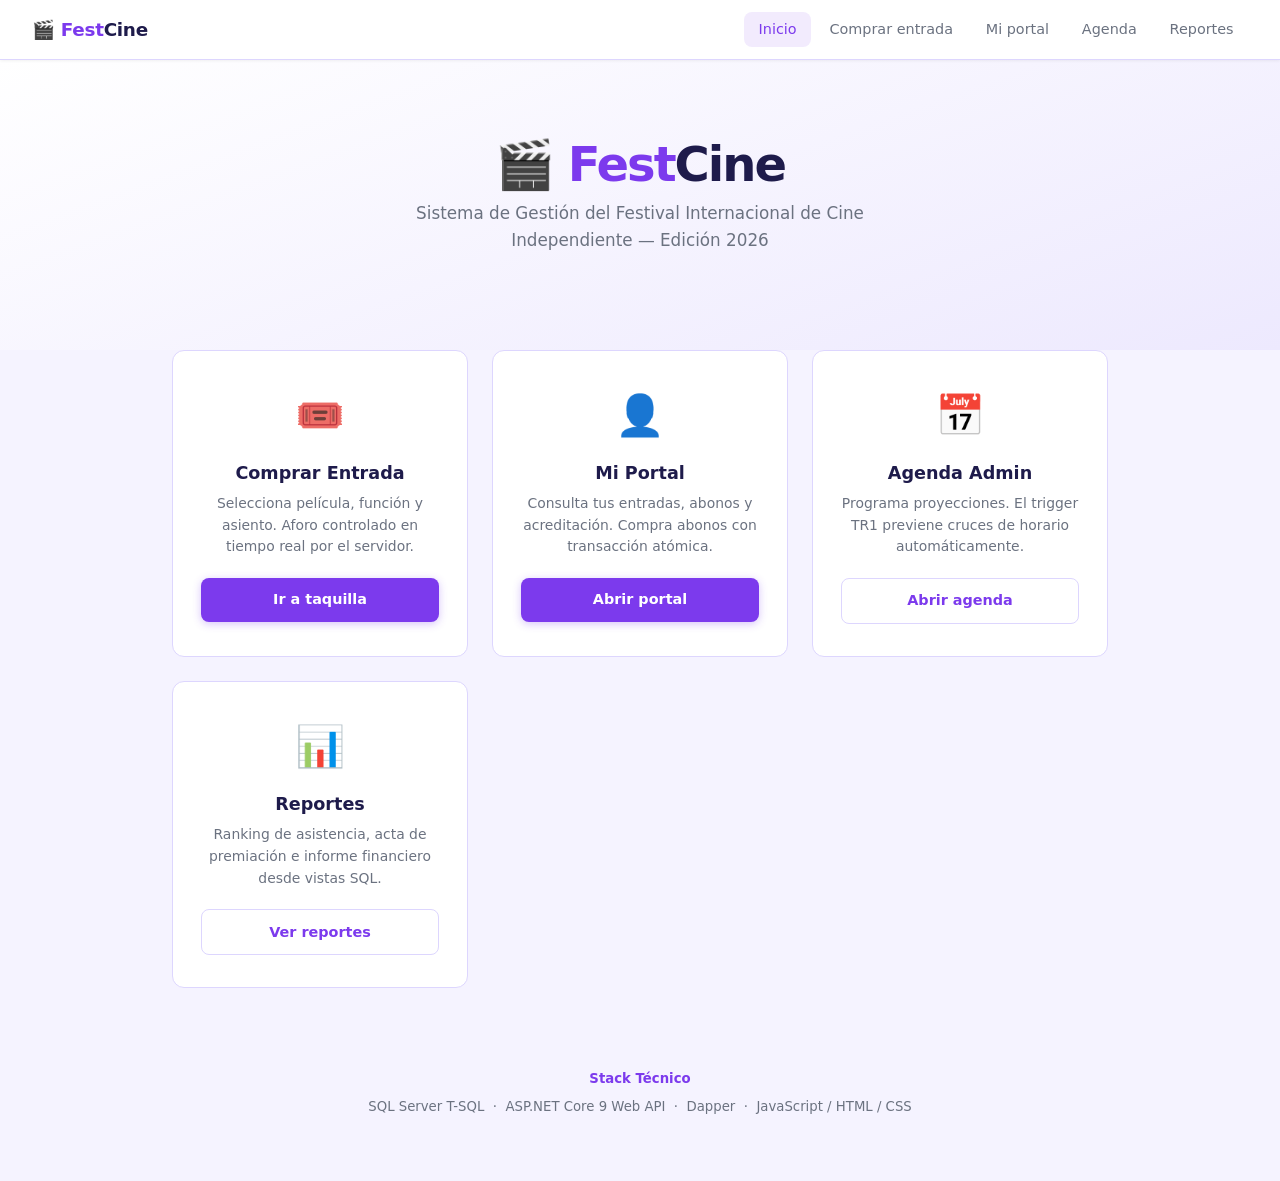
<file: frontend/index.html>
<!DOCTYPE html>
<html lang="es">
<head>
  <meta charset="UTF-8" />
  <meta name="viewport" content="width=device-width, initial-scale=1.0" />
  <title>FestCine 2026 — Sistema de Gestión</title>
  <link rel="stylesheet" href="css/styles.css" />
</head>
<body>

  <nav class="navbar">
    <div class="navbar-brand">🎬 Fest<span>Cine</span></div>
    <div class="nav-links">
      <a class="nav-link active" href="index.html">Inicio</a>
      <a class="nav-link" href="taquilla.html">Comprar entrada</a>
      <a class="nav-link" href="portal.html">Mi portal</a>
      <a class="nav-link" href="agenda.html">Agenda</a>
      <a class="nav-link" href="reportes.html">Reportes</a>
    </div>
  </nav>

  <div class="hero">
    <div class="hero-title">🎬 Fest<span>Cine</span></div>
    <p class="hero-sub">Sistema de Gestión del Festival Internacional de Cine Independiente — Edición 2026</p>
  </div>

  <div class="modules-grid">

    <div class="module-card" onclick="location.href='taquilla.html'">
      <div class="module-icon">🎟️</div>
      <h2>Comprar Entrada</h2>
      <p>Selecciona película, función y asiento. Aforo controlado en tiempo real por el servidor.</p>
      <a href="taquilla.html" class="btn btn-primary">Ir a taquilla</a>
    </div>

    <div class="module-card" onclick="location.href='portal.html'">
      <div class="module-icon">👤</div>
      <h2>Mi Portal</h2>
      <p>Consulta tus entradas, abonos y acreditación. Compra abonos con transacción atómica.</p>
      <a href="portal.html" class="btn btn-primary">Abrir portal</a>
    </div>

    <div class="module-card" onclick="location.href='agenda.html'">
      <div class="module-icon">📅</div>
      <h2>Agenda Admin</h2>
      <p>Programa proyecciones. El trigger TR1 previene cruces de horario automáticamente.</p>
      <a href="agenda.html" class="btn btn-secondary">Abrir agenda</a>
    </div>

    <div class="module-card" onclick="location.href='reportes.html'">
      <div class="module-icon">📊</div>
      <h2>Reportes</h2>
      <p>Ranking de asistencia, acta de premiación e informe financiero desde vistas SQL.</p>
      <a href="reportes.html" class="btn btn-secondary">Ver reportes</a>
    </div>

  </div>

  <div style="text-align:center;padding:0 2rem 4rem;color:var(--text-muted);font-size:.83rem">
    <div style="margin-bottom:.4rem;font-weight:700;color:var(--accent)">Stack Técnico</div>
    SQL Server T-SQL &nbsp;·&nbsp; ASP.NET Core 9 Web API &nbsp;·&nbsp; Dapper &nbsp;·&nbsp; JavaScript / HTML / CSS
  </div>

</body>
</html>
</file>
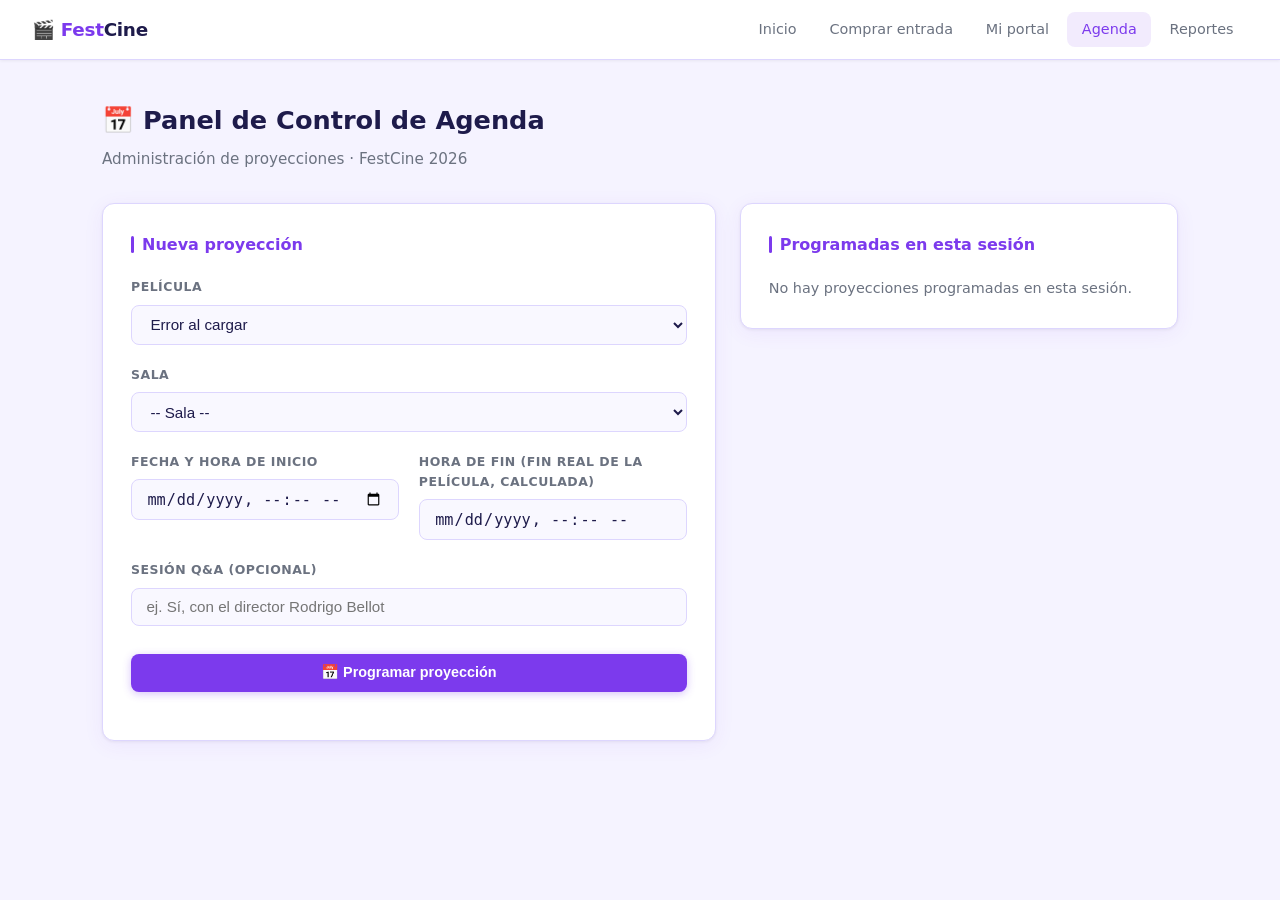
<file: frontend/agenda.html>
<!DOCTYPE html>
<html lang="es">
<head>
  <meta charset="UTF-8" />
  <meta name="viewport" content="width=device-width, initial-scale=1.0" />
  <title>Agenda — FestCine</title>
  <link rel="stylesheet" href="css/styles.css" />
</head>
<body>

  <nav class="navbar">
    <div class="navbar-brand">🎬 Fest<span>Cine</span></div>
    <div class="nav-links">
      <a class="nav-link" href="index.html">Inicio</a>
      <a class="nav-link" href="taquilla.html">Comprar entrada</a>
      <a class="nav-link" href="portal.html">Mi portal</a>
      <a class="nav-link active" href="agenda.html">Agenda</a>
      <a class="nav-link" href="reportes.html">Reportes</a>
    </div>
  </nav>

  <main class="page">
    <h1 class="page-title">📅 Panel de Control de Agenda</h1>
    <p class="page-subtitle">Administración de proyecciones · FestCine 2026</p>

    <div style="display:grid;grid-template-columns:1.4fr 1fr;gap:1.5rem;align-items:start">

      <div class="card">
        <div class="card-title">Nueva proyección</div>

        <form id="form-agenda">
          <div class="form-grid">

            <div class="form-group full">
              <label for="sel-pelicula">Película</label>
              <select id="sel-pelicula"><option value="">Cargando...</option></select>
            </div>

            <div class="form-group full">
              <label for="sel-sala">Sala</label>
              <select id="sel-sala"><option value="">-- Sala --</option></select>
            </div>

            <div class="form-group">
              <label for="inp-inicio">Fecha y hora de inicio</label>
              <input type="datetime-local" id="inp-inicio" />
            </div>

            <div class="form-group">
              <label for="inp-fin">Hora de fin (fin real de la película, calculada)</label>
              <input type="datetime-local" id="inp-fin" readonly />
            </div>

            <div class="form-group full">
              <label for="inp-sesion-qa">Sesión Q&A (opcional)</label>
              <input type="text" id="inp-sesion-qa" placeholder="ej. Sí, con el director Rodrigo Bellot" />
            </div>

            <div class="form-group full" style="margin-top:.5rem">
              <button type="submit" id="btn-programar" class="btn btn-primary" style="width:100%">
                📅 Programar proyección
              </button>
            </div>

          </div>
        </form>

        <div id="area-feedback" style="margin-top:1.25rem"></div>
      </div>

      <div style="display:flex;flex-direction:column;gap:1.5rem">

        <div class="card">
          <div class="card-title">Programadas en esta sesión</div>
          <div id="lista-reciente"></div>
        </div>


      </div>
    </div>

  </main>

  <script src="js/config.js"></script>
  <script src="js/api.js"></script>
  <script src="js/agenda.js"></script>
</body>
</html>
</file>
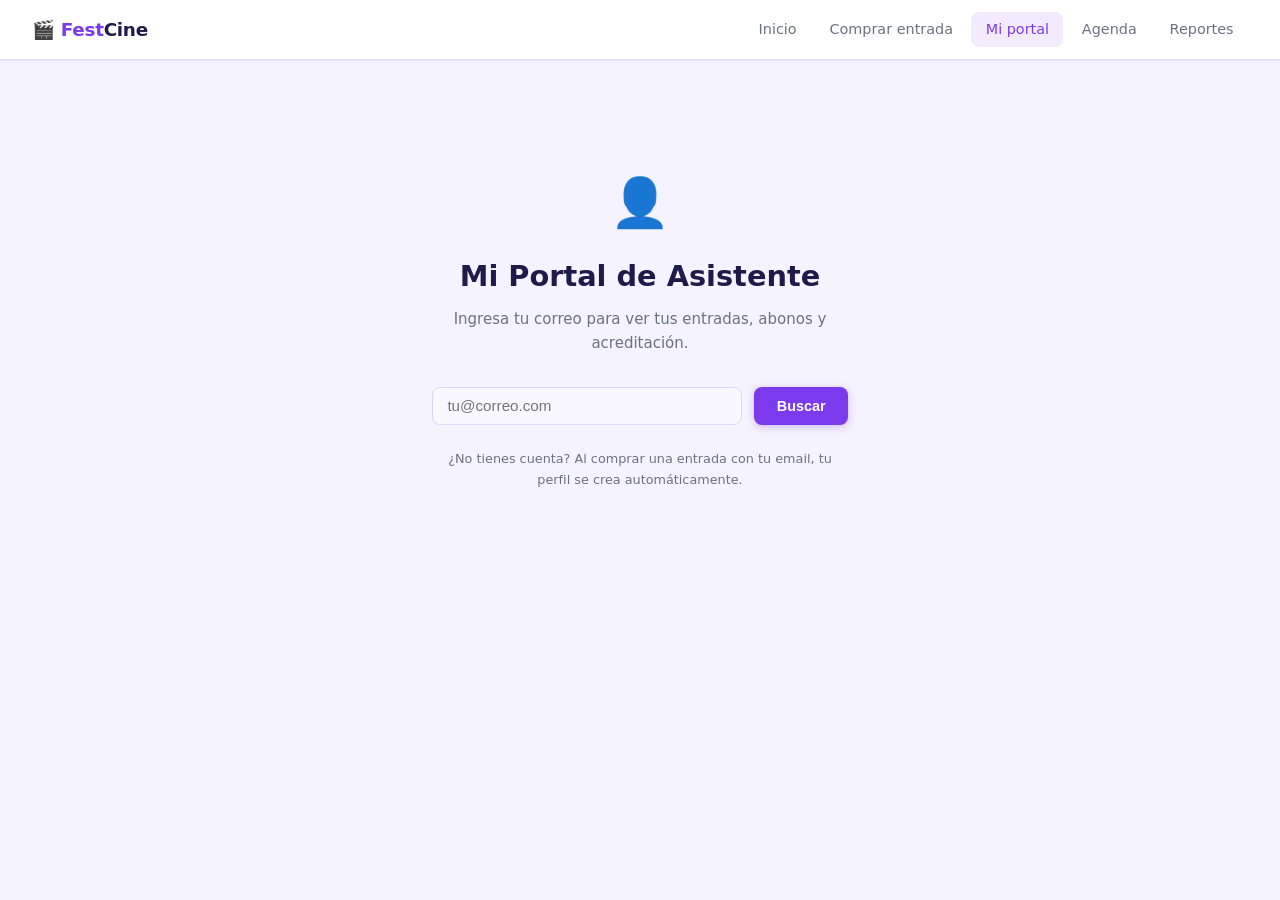
<file: frontend/portal.html>
<!DOCTYPE html>
<html lang="es">
<head>
  <meta charset="UTF-8" />
  <meta name="viewport" content="width=device-width, initial-scale=1.0" />
  <title>Mi Portal — FestCine</title>
  <link rel="stylesheet" href="css/styles.css" />
</head>
<body>

  <nav class="navbar">
    <div class="navbar-brand">🎬 Fest<span>Cine</span></div>
    <div class="nav-links">
      <a class="nav-link" href="index.html">Inicio</a>
      <a class="nav-link" href="taquilla.html">Comprar entrada</a>
      <a class="nav-link active" href="portal.html">Mi portal</a>
      <a class="nav-link" href="agenda.html">Agenda</a>
      <a class="nav-link" href="reportes.html">Reportes</a>
    </div>
  </nav>

  <main class="page">

    <!-- ── Lookup de cuenta ── -->
    <div id="portal-lookup" class="portal-lookup">
      <div style="font-size:3rem;margin-bottom:.75rem">👤</div>
      <h1>Mi Portal de Asistente</h1>
      <p>Ingresa tu correo para ver tus entradas, abonos y acreditación.</p>
      <div class="portal-lookup-form">
        <input type="email" id="inp-email-lookup" placeholder="tu@correo.com" style="flex:1" />
        <button class="btn btn-primary" id="btn-lookup" onclick="Portal.buscar()">Buscar</button>
      </div>
      <div id="lookup-feedback" style="margin-top:1rem"></div>
      <p style="font-size:.8rem;color:var(--text-muted);margin-top:1.5rem">
        ¿No tienes cuenta? Al comprar una entrada con tu email, tu perfil se crea automáticamente.
      </p>
    </div>

    <!-- ── Dashboard del portal (oculto hasta buscar) ── -->
    <div id="portal-dashboard" style="display:none">
      <div class="portal-layout">

        <!-- Sidebar -->
        <div class="portal-sidebar">
          <div class="portal-user">
            <div class="portal-avatar" id="portal-avatar">R</div>
            <div class="portal-user-name" id="portal-nombre">—</div>
            <div class="portal-user-email" id="portal-email-disp">—</div>
          </div>
          <nav class="portal-nav">
            <button class="portal-nav-btn active" onclick="Portal.showSection('dashboard', this)">🏠 Mi portal</button>
            <button class="portal-nav-btn" onclick="Portal.showSection('entradas', this)">🎟️ Mis entradas</button>
            <button class="portal-nav-btn" onclick="Portal.showSection('abonos', this)">🎫 Mis abonos</button>
            <button class="portal-nav-btn" onclick="Portal.showSection('comprar-abono', this)">➕ Comprar abono</button>
          </nav>
          <div style="margin-top:1.25rem;padding-top:1rem;border-top:1px solid var(--border)">
            <button class="btn btn-ghost btn-sm" style="width:100%" onclick="Portal.cerrar()">↩ Cambiar cuenta</button>
          </div>
          <div style="margin-top:.75rem">
            <p style="font-size:.8rem;color:var(--text-muted)">Edición en curso</p>
            <p style="font-size:.8rem;font-weight:700;color:var(--accent)">FestCine 2026</p>
            <p style="font-size:.75rem;color:var(--text-muted)">12 – 19 junio 2026</p>
          </div>
        </div>

        <!-- Main content -->
        <div>

          <!-- Dashboard -->
          <div class="portal-section active" id="section-dashboard">
            <div class="stats-grid">
              <div class="stat-card">
                <div class="stat-num" id="stat-entradas">0</div>
                <div class="stat-label">Entradas</div>
              </div>
              <div class="stat-card">
                <div class="stat-num" id="stat-abonos">0</div>
                <div class="stat-label">Abonos</div>
              </div>
              <div class="stat-card">
                <div class="stat-num" id="stat-acred">—</div>
                <div class="stat-label">Acreditación</div>
              </div>
            </div>

            <div class="card" style="margin-bottom:1.5rem">
              <div class="acred-badge inactive" id="acred-badge">
                <div class="acred-icon">🪪</div>
                <div>
                  <div style="font-weight:700;color:var(--text)">Acreditación</div>
                  <div style="font-size:.82rem;color:var(--text-muted)">Sin acreditación activa. El administrador debe activarla si eres VIP, prensa o jurado.</div>
                </div>
                <span class="badge badge-gray" style="margin-left:auto">No activa</span>
              </div>
            </div>

            <div class="card">
              <div class="card-title">Entradas recientes</div>
              <div id="dashboard-entradas-preview"></div>
            </div>
          </div>

          <!-- Mis entradas -->
          <div class="portal-section" id="section-entradas">
            <div class="card">
              <div class="card-title">Mis entradas</div>
              <div id="lista-entradas"></div>
            </div>
          </div>

          <!-- Mis abonos -->
          <div class="portal-section" id="section-abonos">
            <div class="card">
              <div class="card-title">Mis abonos</div>
              <div id="lista-abonos"></div>
            </div>
          </div>

          <!-- Comprar abono -->
          <div class="portal-section" id="section-comprar-abono">
            <div class="card">
              <div class="card-title">Comprar abono</div>
              <p style="font-size:.88rem;color:var(--text-muted);margin-bottom:1.5rem">
                Un abono te da acceso a múltiples funciones según el tipo elegido. Recibirás un código de acceso único válido para toda la edición.
              </p>
              <form id="form-abono" onsubmit="Portal.comprarAbono(event)">
                <div class="form-grid">
                  <div class="form-group">
                    <label for="sel-abono-tipo">Tipo de abono</label>
                    <select id="sel-abono-tipo">
                      <option value="">Cargando...</option>
                    </select>
                  </div>
                  <div class="form-group">
                    <label>Precio estimado</label>
                    <input type="text" id="inp-precio-abono" readonly style="background:var(--surface-3);cursor:default" value="—" />
                  </div>
                  <div class="form-group full">
                    <button type="submit" id="btn-comprar-abono" class="btn btn-primary">
                      🎫 Comprar abono
                    </button>
                  </div>
                </div>
              </form>
              <div id="feedback-abono" style="margin-top:1rem"></div>
            </div>
          </div>

        </div>
      </div>
    </div>

  </main>

  <script src="js/config.js"></script>
  <script src="js/api.js"></script>
  <script src="js/portal.js"></script>
</body>
</html>
</file>
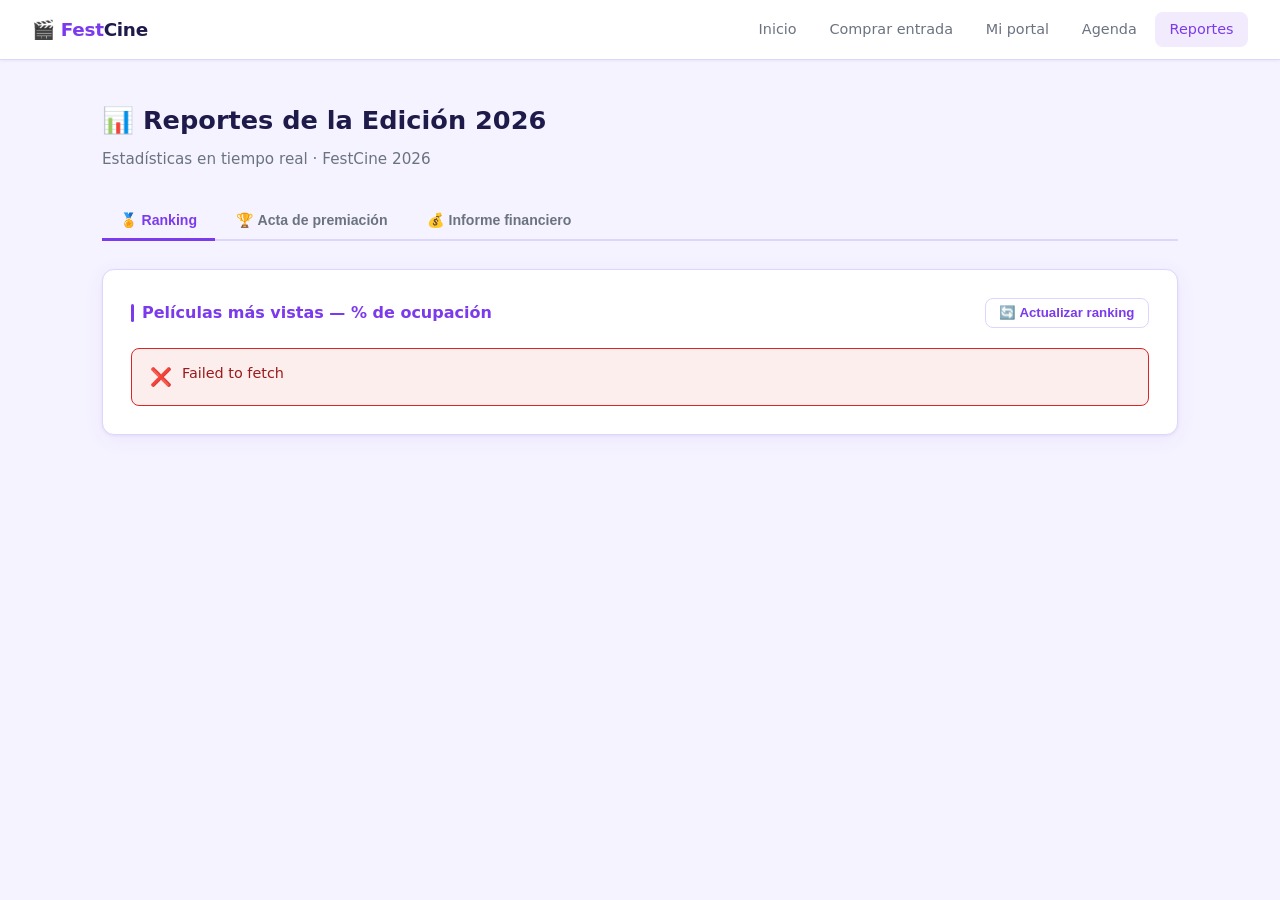
<file: frontend/reportes.html>
<!DOCTYPE html>
<html lang="es">
<head>
  <meta charset="UTF-8" />
  <meta name="viewport" content="width=device-width, initial-scale=1.0" />
  <title>Reportes — FestCine</title>
  <link rel="stylesheet" href="css/styles.css" />
</head>
<body>

  <nav class="navbar">
    <div class="navbar-brand">🎬 Fest<span>Cine</span></div>
    <div class="nav-links">
      <a class="nav-link" href="index.html">Inicio</a>
      <a class="nav-link" href="taquilla.html">Comprar entrada</a>
      <a class="nav-link" href="portal.html">Mi portal</a>
      <a class="nav-link" href="agenda.html">Agenda</a>
      <a class="nav-link active" href="reportes.html">Reportes</a>
    </div>
  </nav>

  <main class="page">
    <h1 class="page-title">📊 Reportes de la Edición 2026</h1>
    <p class="page-subtitle">Estadísticas en tiempo real · FestCine 2026</p>

    <div class="tabs">
      <button class="tab-btn active" data-tab="tab-ranking">🏅 Ranking</button>
      <button class="tab-btn" data-tab="tab-acta">🏆 Acta de premiación</button>
      <button class="tab-btn" data-tab="tab-financiero">💰 Informe financiero</button>
    </div>

    <div id="tab-ranking" class="tab-panel active">
      <div class="card">
        <div style="display:flex;justify-content:space-between;align-items:center;margin-bottom:1.25rem">
          <div class="card-title" style="margin-bottom:0">Películas más vistas — % de ocupación</div>
          <button id="btn-ranking" class="btn btn-secondary btn-sm">🔄 Actualizar</button>
        </div>
        <div id="tabla-ranking">
          <div class="alert alert-info"><span class="alert-icon"><span class="spinner"></span></span> Cargando datos...</div>
        </div>
      </div>
    </div>

    <div id="tab-acta" class="tab-panel">
      <div class="card">
        <div style="display:flex;justify-content:space-between;align-items:center;margin-bottom:1.25rem">
          <div class="card-title" style="margin-bottom:0">Ganadores por categoría</div>
          <button id="btn-acta" class="btn btn-secondary btn-sm">🔄 Actualizar</button>
        </div>
        <div id="tabla-acta">
          <div class="alert alert-info"><span class="alert-icon">ℹ️</span>Presiona "Actualizar" para cargar los datos.</div>
        </div>
      </div>
    </div>

    <div id="tab-financiero" class="tab-panel">
      <div class="card">
        <div style="display:flex;justify-content:space-between;align-items:center;margin-bottom:1.25rem">
          <div class="card-title" style="margin-bottom:0">Recaudación por tipo de venta</div>
          <button id="btn-financiero" class="btn btn-secondary btn-sm">🔄 Actualizar</button>
        </div>
        <div id="tabla-financiero-tipoventa">
          <div class="alert alert-info"><span class="alert-icon">ℹ️</span>Presiona "Actualizar" para cargar los datos.</div>
        </div>
      </div>

      <div class="card" style="margin-top:1.5rem">
        <div class="card-title">Recaudación por tipo de tarifa</div>
        <div id="tabla-financiero-tarifa">
          <div class="alert alert-info"><span class="alert-icon">ℹ️</span>Presiona "Actualizar" para cargar los datos.</div>
        </div>
      </div>
    </div>

  </main>

  <script src="js/config.js"></script>
  <script src="js/api.js"></script>
  <script src="js/reportes.js"></script>
</body>
</html>
</file>
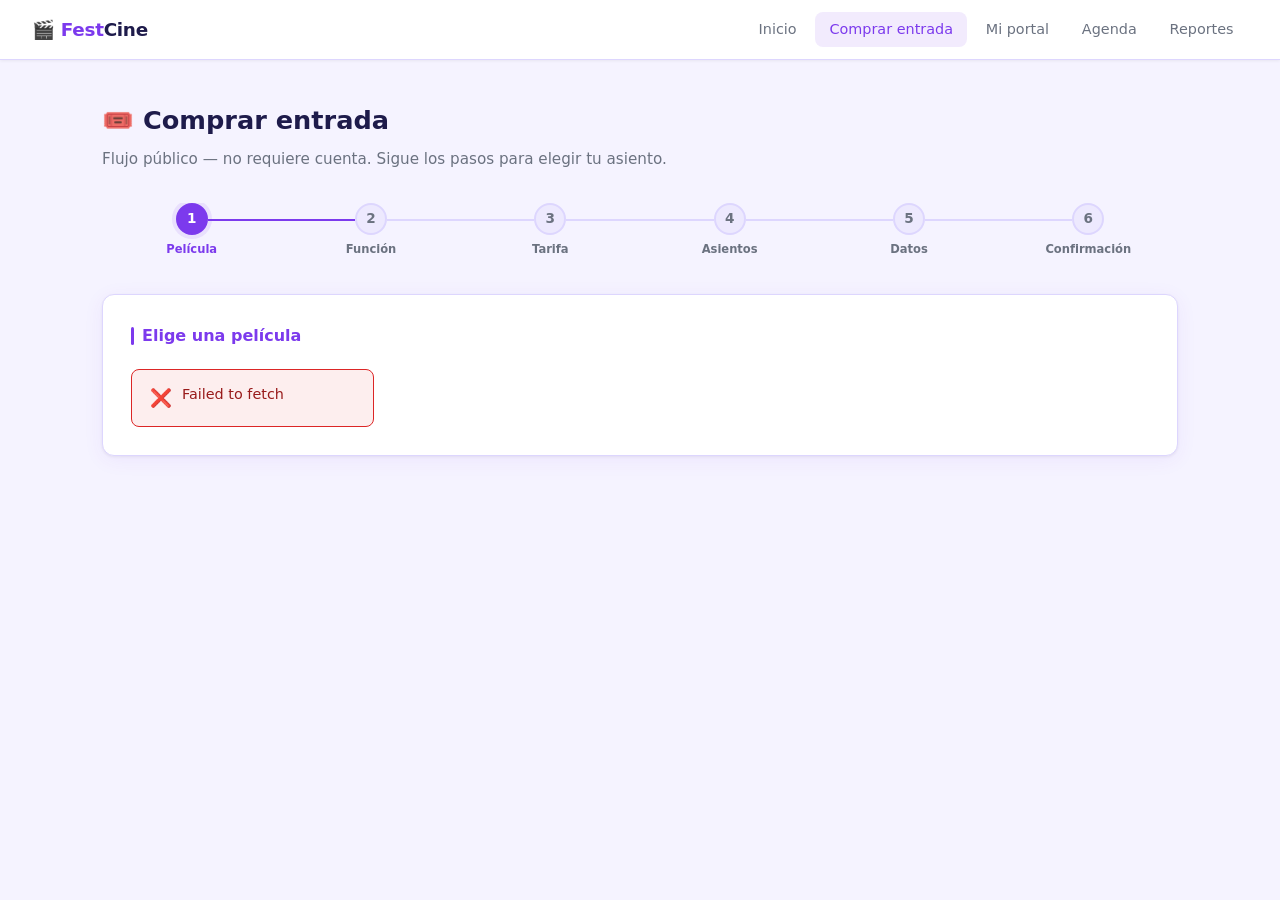
<file: frontend/taquilla.html>
<!DOCTYPE html>
<html lang="es">
<head>
  <meta charset="UTF-8" />
  <meta name="viewport" content="width=device-width, initial-scale=1.0" />
  <title>Comprar entrada — FestCine</title>
  <link rel="stylesheet" href="css/styles.css" />
</head>
<body>

  <nav class="navbar">
    <div class="navbar-brand">🎬 Fest<span>Cine</span></div>
    <div class="nav-links">
      <a class="nav-link" href="index.html">Inicio</a>
      <a class="nav-link active" href="taquilla.html">Comprar entrada</a>
      <a class="nav-link" href="portal.html">Mi portal</a>
      <a class="nav-link" href="agenda.html">Agenda</a>
      <a class="nav-link" href="reportes.html">Reportes</a>
    </div>
  </nav>

  <main class="page">
    <div class="wizard-header">
      <h1 class="page-title">🎟️ Comprar entrada</h1>
      <p class="page-subtitle">Flujo público — no requiere cuenta. Sigue los pasos para elegir tu asiento.</p>

      <!-- Step indicator -->
      <div class="wizard-steps" id="step-indicator">
        <div class="wizard-step-item active" data-step="1">
          <div class="step-num">1</div>
          <div class="step-label">Película</div>
        </div>
        <div class="wizard-step-item" data-step="2">
          <div class="step-num">2</div>
          <div class="step-label">Función</div>
        </div>
        <div class="wizard-step-item" data-step="3">
          <div class="step-num">3</div>
          <div class="step-label">Tarifa</div>
        </div>
        <div class="wizard-step-item" data-step="4">
          <div class="step-num">4</div>
          <div class="step-label">Asientos</div>
        </div>
        <div class="wizard-step-item" data-step="5">
          <div class="step-num">5</div>
          <div class="step-label">Datos</div>
        </div>
        <div class="wizard-step-item" data-step="6">
          <div class="step-num">6</div>
          <div class="step-label">Confirmación</div>
        </div>
      </div>
    </div>

    <!-- ── PASO 1: Película ── -->
    <div class="wizard-panel active" id="panel-1">
      <div class="card">
        <div class="card-title">Elige una película</div>
        <div id="cartelera-grid" class="cartelera-grid">
          <div class="alert alert-info"><span class="alert-icon"><span class="spinner"></span></span> Cargando cartelera...</div>
        </div>
      </div>
    </div>

    <!-- ── PASO 2: Función ── -->
    <div class="wizard-panel" id="panel-2">
      <div class="card">
        <div style="display:flex;align-items:center;justify-content:space-between;margin-bottom:1.25rem">
          <div class="card-title" style="margin-bottom:0">Elige una función</div>
          <button class="btn btn-ghost btn-sm" onclick="Taquilla.goBack(1)">← Volver</button>
        </div>
        <div id="pelicula-seleccionada" style="font-size:.88rem;color:var(--text-muted);margin-bottom:1rem"></div>
        <div id="proyecciones-list" class="proyeccion-list">
          <div class="alert alert-info"><span class="alert-icon"><span class="spinner"></span></span> Cargando funciones...</div>
        </div>
      </div>
    </div>

    <!-- ── PASO 3: Tarifa y cantidad ── -->
    <div class="wizard-panel" id="panel-3">
      <div class="card">
        <div style="display:flex;align-items:center;justify-content:space-between;margin-bottom:1.25rem">
          <div class="card-title" style="margin-bottom:0">Elige tarifa y cantidad de entradas</div>
          <button class="btn btn-ghost btn-sm" onclick="Taquilla.goBack(2)">← Volver</button>
        </div>

        <div id="tarifas-grid" class="cartelera-grid">
          <div class="alert alert-info"><span class="alert-icon"><span class="spinner"></span></span> Cargando tarifas...</div>
        </div>

        <div class="form-group" style="max-width:220px;margin-top:1.25rem">
          <label for="inp-cantidad">Cantidad de entradas</label>
          <input type="number" id="inp-cantidad" min="1" value="1" />
        </div>

        <div id="feedback-3" style="margin-top:1rem"></div>

        <button id="btn-continuar-3" class="btn btn-primary" style="margin-top:1.25rem" disabled onclick="Taquilla.step3Continue()">
          Continuar →
        </button>
      </div>
    </div>

    <!-- ── PASO 4: Asientos ── -->
    <div class="wizard-panel" id="panel-4">
      <div style="display:flex;align-items:center;justify-content:space-between;margin-bottom:1.25rem">
        <div>
          <h2 style="font-size:1.1rem;font-weight:700;color:var(--text)">Selecciona tus asientos</h2>
          <p style="font-size:.83rem;color:var(--text-muted)" id="funcion-seleccionada-label"></p>
        </div>
        <button class="btn btn-ghost btn-sm" onclick="Taquilla.goBack(3)">← Volver</button>
      </div>

      <div class="seat-layout">
        <!-- Mapa -->
        <div class="seat-map-wrapper">
          <div class="seat-map-inner">
            <div class="screen-label">pantalla</div>
            <div class="screen-bar"></div>
            <div id="seat-map" class="seat-map">
              <div class="alert alert-info"><span class="alert-icon"><span class="spinner"></span></span> Cargando mapa de asientos...</div>
            </div>
          </div>
          <div class="seat-legend" style="margin-top:1.25rem">
            <div class="legend-item"><div class="legend-dot libre"></div>Libre</div>
            <div class="legend-item"><div class="legend-dot seleccionado"></div>Seleccionado</div>
            <div class="legend-item"><div class="legend-dot ocupado"></div>Ocupado</div>
            <div class="legend-item"><div class="legend-dot vip" style="background:#FEF9C3;border:1.5px solid #FDE047"></div>VIP</div>
            <div class="legend-item"><div class="legend-dot no-disponible"></div>No compatible con tu tarifa</div>
          </div>
        </div>

        <!-- Resumen lateral -->
        <div class="seat-summary">
          <h3>Resumen de compra</h3>
          <div class="summary-pelicula" id="sum-pelicula">—</div>
          <div class="summary-meta" id="sum-meta">—</div>
          <div class="summary-meta" id="sum-tarifa">—</div>
          <div id="selected-seats-list" class="selected-seats-list">
            <p style="font-size:.82rem;color:var(--text-muted);text-align:center;padding:.5rem 0">
              Haz clic en un asiento libre para seleccionarlo
            </p>
          </div>
          <div class="summary-total">
            <span>Total estimado</span>
            <span id="sum-total">Bs. 0.00</span>
          </div>
          <div id="feedback-4" style="margin-top:.5rem"></div>
          <button id="btn-continuar-4" class="btn btn-primary" style="width:100%;margin-top:1rem" disabled onclick="Taquilla.step4Continue()">
            Continuar →
          </button>
        </div>
      </div>
    </div>

    <!-- ── PASO 5: Datos ── -->
    <div class="wizard-panel" id="panel-5">
      <div class="card">
        <div style="display:flex;align-items:center;justify-content:space-between;margin-bottom:1.25rem">
          <div class="card-title" style="margin-bottom:0">Tus datos</div>
          <button class="btn btn-ghost btn-sm" onclick="Taquilla.goBack(4)">← Volver</button>
        </div>

        <form id="form-datos" onsubmit="Taquilla.comprar(event)">
          <div class="form-grid">
            <div class="form-group">
              <label for="inp-nombres">Nombres *</label>
              <input type="text" id="inp-nombres" placeholder="Ej: Juan Carlos" required />
            </div>
            <div class="form-group">
              <label for="inp-apellidos">Apellidos *</label>
              <input type="text" id="inp-apellidos" placeholder="Ej: Saavedra Ríos" required />
            </div>
            <div class="form-group">
              <label for="inp-email">Correo electrónico *</label>
              <input type="email" id="inp-email" placeholder="juan@ejemplo.com" required />
            </div>
            <div class="form-group">
              <label for="inp-telefono">Teléfono</label>
              <input type="tel" id="inp-telefono" placeholder="Ej: 77777777" />
            </div>
          </div>

          <div id="email-notice" style="margin-top:.75rem"></div>

          <!-- Resumen pre-compra -->
          <div id="resumen-precompra" style="margin-top:1.25rem"></div>

          <div id="feedback-5" style="margin-top:1rem"></div>

          <div style="display:flex;gap:.75rem;margin-top:1.25rem">
            <button type="button" class="btn btn-ghost" onclick="Taquilla.goBack(4)">← Volver</button>
            <button type="submit" id="btn-comprar" class="btn btn-primary" style="flex:1">
              🎟️ Confirmar compra
            </button>
          </div>
        </form>
      </div>
    </div>

    <!-- ── PASO 6: Comprobante ── -->
    <div class="wizard-panel" id="panel-6">
      <div id="area-comprobante">
        <div class="alert alert-info"><span class="alert-icon"><span class="spinner"></span></span> Procesando tu compra...</div>
      </div>
      <div style="text-align:center;margin-top:1.5rem">
        <button class="btn btn-secondary" onclick="Taquilla.reiniciar()">🎟️ Comprar otra entrada</button>
        <a href="portal.html" class="btn btn-ghost" style="margin-left:.75rem">Ver mi portal →</a>
      </div>
    </div>

  </main>

  <script src="js/config.js"></script>
  <script src="js/api.js"></script>
  <script src="js/taquilla.js"></script>
</body>
</html>
</file>
<file: frontend/css/styles.css>
/* ===================================================
   FestCine — Tema Morado / Blanco
   =================================================== */

:root {
  --bg:          #F5F3FF;
  --surface:     #FFFFFF;
  --surface-2:   #F9F8FF;
  --surface-3:   #EDE9FE;
  --accent:      #7C3AED;
  --accent-dark: #5B21B6;
  --accent-lite: #8B5CF6;
  --accent-glow: rgba(124,58,237,.10);
  --text:        #1E1B4B;
  --text-muted:  #6B7280;
  --success:     #059669;
  --success-bg:  rgba(5,150,105,.08);
  --error:       #DC2626;
  --error-bg:    rgba(220,38,38,.08);
  --warn:        #D97706;
  --warn-bg:     rgba(217,119,6,.08);
  --border:      #DDD6FE;
  --radius:      12px;
  --radius-sm:   8px;
  --shadow:      0 1px 3px rgba(0,0,0,.06), 0 4px 20px rgba(124,58,237,.07);
  --shadow-md:   0 4px 12px rgba(0,0,0,.08), 0 8px 32px rgba(124,58,237,.12);
  --transition:  .2s ease;
}

/* ── Reset ─────────────────────────────────────── */
*, *::before, *::after { box-sizing: border-box; margin: 0; padding: 0; }

body {
  background: var(--bg);
  color: var(--text);
  font-family: 'Segoe UI', system-ui, sans-serif;
  font-size: 15px;
  line-height: 1.6;
  min-height: 100vh;
}

a { color: var(--accent); text-decoration: none; }
a:hover { color: var(--accent-dark); }

/* ── Navbar ─────────────────────────────────────── */
.navbar {
  background: var(--surface);
  border-bottom: 1px solid var(--border);
  padding: 0 2rem;
  display: flex;
  align-items: center;
  gap: 2rem;
  height: 60px;
  position: sticky;
  top: 0;
  z-index: 100;
  box-shadow: 0 1px 3px rgba(0,0,0,.06);
}

.navbar-brand {
  font-size: 1.15rem;
  font-weight: 800;
  color: var(--accent);
  letter-spacing: -.3px;
  white-space: nowrap;
}

.navbar-brand span { color: var(--text); }

.nav-links { display: flex; gap: .25rem; margin-left: auto; }

.nav-link {
  color: var(--text-muted);
  padding: .4rem .9rem;
  border-radius: var(--radius-sm);
  font-size: .9rem;
  font-weight: 500;
  transition: color var(--transition), background var(--transition);
}

.nav-link:hover, .nav-link.active {
  color: var(--accent);
  background: var(--accent-glow);
}

/* ── Layout ─────────────────────────────────────── */
.page { padding: 2.5rem 2rem; max-width: 1140px; margin: 0 auto; }

.page-title {
  font-size: 1.6rem;
  font-weight: 700;
  margin-bottom: .35rem;
  color: var(--text);
}

.page-subtitle {
  color: var(--text-muted);
  font-size: .95rem;
  margin-bottom: 2rem;
}

/* ── Cards ──────────────────────────────────────── */
.card {
  background: var(--surface);
  border: 1px solid var(--border);
  border-radius: var(--radius);
  padding: 1.75rem;
  box-shadow: var(--shadow);
}

.card + .card { margin-top: 1.5rem; }

.card-title {
  font-size: 1rem;
  font-weight: 700;
  margin-bottom: 1.25rem;
  color: var(--accent);
  display: flex;
  align-items: center;
  gap: .5rem;
}

.card-title::before {
  content: '';
  display: inline-block;
  width: 3px;
  height: 1.1em;
  background: var(--accent);
  border-radius: 2px;
}

/* ── Formularios ────────────────────────────────── */
.form-grid { display: grid; grid-template-columns: 1fr 1fr; gap: 1.25rem; }
.form-grid.single { grid-template-columns: 1fr; }
.form-grid.triple { grid-template-columns: 1fr 1fr 1fr; }
@media (max-width: 640px) { .form-grid, .form-grid.triple { grid-template-columns: 1fr; } }

.form-group { display: flex; flex-direction: column; gap: .45rem; }
.form-group.full { grid-column: 1 / -1; }

label {
  font-size: .78rem;
  font-weight: 700;
  color: var(--text-muted);
  text-transform: uppercase;
  letter-spacing: .5px;
}

input, select, textarea {
  background: var(--surface-2);
  border: 1.5px solid var(--border);
  border-radius: var(--radius-sm);
  color: var(--text);
  font-size: .95rem;
  padding: .6rem .9rem;
  transition: border-color var(--transition), box-shadow var(--transition);
  outline: none;
  width: 100%;
}

input:focus, select:focus, textarea:focus {
  border-color: var(--accent);
  box-shadow: 0 0 0 3px var(--accent-glow);
}

select option { background: var(--surface); color: var(--text); }
input[type="datetime-local"] { color-scheme: light; }

/* ── Botones ─────────────────────────────────────── */
.btn {
  display: inline-flex;
  align-items: center;
  justify-content: center;
  gap: .5rem;
  padding: .65rem 1.4rem;
  border-radius: var(--radius-sm);
  font-size: .9rem;
  font-weight: 600;
  cursor: pointer;
  border: none;
  transition: background var(--transition), transform var(--transition), box-shadow var(--transition), opacity var(--transition);
}

.btn:disabled { opacity: .5; cursor: not-allowed; }

.btn-primary {
  background: var(--accent);
  color: #fff;
  box-shadow: 0 2px 8px rgba(124,58,237,.3);
}
.btn-primary:hover:not(:disabled) {
  background: var(--accent-dark);
  transform: translateY(-1px);
  box-shadow: 0 4px 14px rgba(124,58,237,.4);
}

.btn-secondary {
  background: var(--surface);
  color: var(--accent);
  border: 1.5px solid var(--border);
}
.btn-secondary:hover:not(:disabled) {
  background: var(--surface-3);
  border-color: var(--accent);
}

.btn-ghost {
  background: transparent;
  color: var(--text-muted);
  border: 1.5px solid var(--border);
}
.btn-ghost:hover:not(:disabled) {
  background: var(--surface-3);
  color: var(--text);
}

.btn-sm { padding: .4rem .85rem; font-size: .83rem; }
.btn-lg { padding: .8rem 1.8rem; font-size: 1rem; }

/* ── Alertas ─────────────────────────────────────── */
.alert {
  border-radius: var(--radius-sm);
  padding: .85rem 1.1rem;
  font-size: .9rem;
  display: flex;
  align-items: flex-start;
  gap: .65rem;
  animation: fadeIn .2s ease;
}

.alert-icon { font-size: 1.1rem; flex-shrink: 0; margin-top: .05rem; }
.alert-success { background: var(--success-bg); border: 1px solid var(--success); color: #065f46; }
.alert-error   { background: var(--error-bg);   border: 1px solid var(--error);   color: #991b1b; }
.alert-info    { background: var(--accent-glow); border: 1px solid var(--accent);  color: var(--accent); }
.alert-warn    { background: var(--warn-bg);     border: 1px solid var(--warn);    color: #92400e; }

@keyframes fadeIn { from { opacity:0; transform:translateY(-5px); } to { opacity:1; transform:none; } }

/* ── Tablas ──────────────────────────────────────── */
.table-wrap { overflow-x: auto; }

table { width: 100%; border-collapse: collapse; font-size: .88rem; }

thead th {
  background: var(--surface-3);
  color: var(--accent);
  font-size: .75rem;
  font-weight: 700;
  text-transform: uppercase;
  letter-spacing: .5px;
  padding: .7rem 1rem;
  text-align: left;
  border-bottom: 1px solid var(--border);
}

tbody tr { border-bottom: 1px solid var(--border); transition: background var(--transition); }
tbody tr:last-child { border-bottom: none; }
tbody tr:hover { background: var(--surface-2); }
tbody td { padding: .75rem 1rem; color: var(--text); }

.badge {
  display: inline-flex;
  align-items: center;
  padding: .2rem .6rem;
  border-radius: 20px;
  font-size: .73rem;
  font-weight: 700;
  gap: .25rem;
}

.badge-purple { background: var(--accent-glow); color: var(--accent); }
.badge-green  { background: rgba(5,150,105,.10); color: #065f46; }
.badge-red    { background: rgba(220,38,38,.10);  color: #991b1b; }
.badge-gray   { background: rgba(107,114,128,.10);color: var(--text-muted); }
.badge-gold   { background: rgba(217,119,6,.12);  color: #92400e; }

/* aliases for backwards compat */
.badge-gold   { background: rgba(217,119,6,.12); color: #92400e; }

/* ── Spinner ─────────────────────────────────────── */
.spinner {
  display: inline-block;
  width: 16px; height: 16px;
  border: 2px solid rgba(124,58,237,.2);
  border-top-color: var(--accent);
  border-radius: 50%;
  animation: spin .65s linear infinite;
}
@keyframes spin { to { transform: rotate(360deg); } }

/* ── Section divider ─────────────────────────────── */
.section-divider {
  display: flex;
  align-items: center;
  gap: 1rem;
  margin: 1.5rem 0;
  color: var(--text-muted);
  font-size: .78rem;
  text-transform: uppercase;
  letter-spacing: .5px;
}
.section-divider::before, .section-divider::after {
  content: ''; flex: 1; height: 1px; background: var(--border);
}

/* ── Tabs ────────────────────────────────────────── */
.tabs {
  display: flex;
  gap: .25rem;
  border-bottom: 2px solid var(--border);
  margin-bottom: 1.75rem;
}

.tab-btn {
  padding: .6rem 1.1rem;
  background: none;
  border: none;
  border-bottom: 3px solid transparent;
  color: var(--text-muted);
  font-size: .88rem;
  font-weight: 600;
  cursor: pointer;
  transition: color var(--transition), border-color var(--transition);
  margin-bottom: -2px;
}

.tab-btn:hover    { color: var(--accent); }
.tab-btn.active   { color: var(--accent); border-bottom-color: var(--accent); }
.tab-panel        { display: none; }
.tab-panel.active { display: block; }

/* ── Cupo indicator ──────────────────────────────── */
.cupo-full  { color: var(--error);   font-weight: 700; }
.cupo-low   { color: var(--warn);    font-weight: 700; }
.cupo-ok    { color: var(--success); font-weight: 600; }

/* ── Totales financieros ─────────────────────────── */
.totales-row td     { font-weight: 700; color: var(--accent); background: var(--surface-3); }
.grand-total-row td { font-weight: 800; color: var(--accent-dark); background: var(--surface-3); }

/* ── Rank ────────────────────────────────────────── */
.rank-num {
  display: inline-flex; align-items: center; justify-content: center;
  width: 30px; height: 30px; border-radius: 50%;
  font-weight: 800; font-size: .88rem;
}
.rank-1 { background: #FFD700; color: #78350f; }
.rank-2 { background: #C0C0C0; color: #374151; }
.rank-3 { background: #CD7F32; color: #fff; }
.rank-n { background: var(--surface-3); color: var(--text-muted); }

/* ── Barra ocupación ─────────────────────────────── */
.occ-bar-wrap { display: flex; align-items: center; gap: .6rem; }
.occ-bar { flex: 1; height: 6px; background: var(--surface-3); border-radius: 3px; overflow: hidden; }
.occ-bar-fill { height: 100%; border-radius: 3px; background: var(--success); transition: width .4s ease; }
.occ-bar-fill.high { background: var(--error); }
.occ-bar-fill.mid  { background: var(--warn); }

/* ── Hero (landing) ──────────────────────────────── */
.hero {
  text-align: center;
  padding: 5rem 2rem 3.5rem;
  background: linear-gradient(160deg, var(--surface) 0%, var(--surface-3) 100%);
}

.hero-title {
  font-size: 3rem;
  font-weight: 900;
  color: var(--accent);
  letter-spacing: -2px;
  line-height: 1;
}

.hero-title span { color: var(--text); }

.hero-sub {
  color: var(--text-muted);
  font-size: 1.05rem;
  margin-top: .75rem;
  margin-bottom: 2.5rem;
  max-width: 500px;
  margin-left: auto;
  margin-right: auto;
}

.modules-grid {
  display: grid;
  grid-template-columns: repeat(auto-fit, minmax(240px, 1fr));
  gap: 1.5rem;
  max-width: 1000px;
  margin: 0 auto;
  padding: 0 2rem 5rem;
}

.module-card {
  background: var(--surface);
  border: 1.5px solid var(--border);
  border-radius: var(--radius);
  padding: 2rem 1.75rem;
  text-align: center;
  transition: border-color var(--transition), transform var(--transition), box-shadow var(--transition);
  cursor: pointer;
}

.module-card:hover {
  border-color: var(--accent);
  transform: translateY(-4px);
  box-shadow: var(--shadow-md);
}

.module-icon { font-size: 2.5rem; margin-bottom: .75rem; }

.module-card h2 { font-size: 1.1rem; font-weight: 700; color: var(--text); margin-bottom: .4rem; }
.module-card p  { color: var(--text-muted); font-size: .87rem; line-height: 1.55; }
.module-card .btn { margin-top: 1.25rem; width: 100%; }

/* ── Wizard de compra ────────────────────────────── */
.wizard-header {
  margin-bottom: 2rem;
}

.wizard-steps {
  display: flex;
  align-items: center;
  gap: 0;
  margin-bottom: 2rem;
  overflow-x: auto;
  padding-bottom: .25rem;
}

.wizard-step-item {
  display: flex;
  flex-direction: column;
  align-items: center;
  gap: .3rem;
  flex: 1;
  position: relative;
}

.wizard-step-item:not(:last-child)::after {
  content: '';
  position: absolute;
  top: 16px;
  left: calc(50% + 16px);
  width: calc(100% - 32px);
  height: 2px;
  background: var(--border);
  z-index: 0;
}

.wizard-step-item.done:not(:last-child)::after,
.wizard-step-item.active:not(:last-child)::after {
  background: var(--accent);
}

.step-num {
  width: 32px; height: 32px;
  border-radius: 50%;
  display: flex; align-items: center; justify-content: center;
  font-size: .85rem; font-weight: 700;
  background: var(--surface-3);
  color: var(--text-muted);
  border: 2px solid var(--border);
  z-index: 1;
  transition: all var(--transition);
  flex-shrink: 0;
}

.wizard-step-item.active .step-num {
  background: var(--accent);
  color: #fff;
  border-color: var(--accent);
  box-shadow: 0 0 0 4px var(--accent-glow);
}

.wizard-step-item.done .step-num {
  background: var(--accent);
  color: #fff;
  border-color: var(--accent);
}

.step-label {
  font-size: .72rem;
  font-weight: 600;
  color: var(--text-muted);
  text-align: center;
  white-space: nowrap;
}

.wizard-step-item.active .step-label { color: var(--accent); }
.wizard-step-item.done .step-label   { color: var(--text-muted); }

.wizard-panel { display: none; }
.wizard-panel.active { display: block; animation: fadeIn .2s ease; }

/* ── Cartelera (Paso 1) ──────────────────────────── */
.cartelera-grid {
  display: grid;
  grid-template-columns: repeat(auto-fill, minmax(200px, 1fr));
  gap: 1rem;
}

.pelicula-card {
  background: var(--surface);
  border: 2px solid var(--border);
  border-radius: var(--radius);
  padding: 1.25rem;
  cursor: pointer;
  transition: border-color var(--transition), box-shadow var(--transition), transform var(--transition);
}

.pelicula-card:hover {
  border-color: var(--accent-lite);
  box-shadow: var(--shadow-md);
  transform: translateY(-2px);
}

.pelicula-card.selected {
  border-color: var(--accent);
  background: var(--surface-3);
}

.pelicula-card .pc-titulo {
  font-weight: 700;
  color: var(--text);
  font-size: .95rem;
  margin-bottom: .4rem;
  line-height: 1.3;
}

.pelicula-card .pc-meta {
  font-size: .78rem;
  color: var(--text-muted);
  display: flex;
  flex-wrap: wrap;
  gap: .3rem;
}

/* ── Proyecciones (Paso 2) ───────────────────────── */
.proyeccion-list { display: flex; flex-direction: column; gap: .75rem; }

.proyeccion-item {
  background: var(--surface);
  border: 2px solid var(--border);
  border-radius: var(--radius-sm);
  padding: 1rem 1.25rem;
  cursor: pointer;
  display: flex;
  justify-content: space-between;
  align-items: center;
  gap: 1rem;
  transition: border-color var(--transition), background var(--transition);
}

.proyeccion-item:hover:not(.disabled) {
  border-color: var(--accent);
  background: var(--surface-3);
}

.proyeccion-item.disabled {
  opacity: .5;
  cursor: not-allowed;
}

.proyeccion-item .pi-fecha  { font-weight: 700; color: var(--text); font-size: .95rem; }
.proyeccion-item .pi-sala   { font-size: .83rem; color: var(--text-muted); }
.proyeccion-item .pi-cupo   { flex-shrink: 0; }

/* ── Mapa de asientos (Paso 3) ───────────────────── */
.seat-layout {
  display: grid;
  grid-template-columns: 1fr 280px;
  gap: 1.5rem;
  align-items: start;
}

@media (max-width: 900px) {
  .seat-layout { grid-template-columns: 1fr; }
}

.seat-map-wrapper {
  background: var(--surface);
  border: 1px solid var(--border);
  border-radius: var(--radius);
  padding: 1.5rem;
  overflow-x: auto;
}

/* Envoltura interna: ancho ajustado al contenido y centrada en la card.
   Si el contenido excede el ancho disponible, .seat-map-wrapper hace scroll
   horizontal y los márgenes auto colapsan a 0 (el contenido arranca a la izq.). */
.seat-map-inner {
  display: flex;
  flex-direction: column;
  width: max-content;
  margin: 0 auto;
}

.screen-label {
  text-align: center;
  font-size: .78rem;
  font-weight: 700;
  color: var(--text-muted);
  text-transform: uppercase;
  letter-spacing: 2px;
  margin-bottom: .5rem;
}

.screen-bar {
  height: 6px;
  background: linear-gradient(to bottom, var(--accent-lite), transparent);
  border-radius: 50% 50% 0 0 / 100% 100% 0 0;
  margin-bottom: 1.5rem;
  opacity: .6;
}

.seat-map { display: flex; flex-direction: column; gap: 5px; }

.seat-row {
  display: flex;
  align-items: center;
  gap: 8px;
}

.row-label {
  width: 20px;
  text-align: center;
  font-size: .72rem;
  font-weight: 700;
  color: var(--text-muted);
  flex-shrink: 0;
}

/* Columna de asientos: ocupa el ancho restante de la fila más larga,
   y centra los asientos de filas más cortas dentro de ese mismo ancho. */
.row-seats {
  display: flex;
  flex: 1;
  justify-content: center;
  gap: 4px;
}

.seat {
  width: 28px; height: 26px;
  border-radius: 5px 5px 2px 2px;
  cursor: pointer;
  display: flex;
  align-items: center;
  justify-content: center;
  font-size: 8px;
  font-weight: 700;
  transition: all .12s;
  flex-shrink: 0;
  border: 1.5px solid transparent;
  user-select: none;
}

.seat.libre {
  background: var(--surface-3);
  color: var(--accent);
  border-color: var(--border);
}
.seat.libre:hover {
  background: var(--accent-lite);
  color: #fff;
  transform: scale(1.15);
  border-color: var(--accent-lite);
}
.seat.ocupado {
  background: var(--surface-3);
  color: var(--text-muted);
  cursor: not-allowed;
  opacity: .45;
  border-color: transparent;
}
.seat.seleccionado {
  background: var(--accent);
  color: #fff;
  border-color: var(--accent-dark);
  box-shadow: 0 0 0 2px var(--accent-glow);
}
.seat.no-disponible {
  background: var(--surface-3);
  color: var(--text-muted);
  cursor: not-allowed;
  opacity: .25;
  border-color: transparent;
}

.seat-legend {
  display: flex;
  gap: 1.25rem;
  margin-top: 1rem;
  flex-wrap: wrap;
}

.legend-item {
  display: flex;
  align-items: center;
  gap: .4rem;
  font-size: .78rem;
  color: var(--text-muted);
}

.legend-dot {
  width: 14px; height: 14px;
  border-radius: 3px;
}

.legend-dot.libre      { background: var(--surface-3); border: 1.5px solid var(--border); }
.legend-dot.ocupado    { background: var(--surface-3); opacity: .4; border: 1.5px solid var(--border); }
.legend-dot.seleccionado { background: var(--accent); }
.legend-dot.vip        { background: #FEF9C3; border: 1.5px solid #FDE047; }
.legend-dot.no-disponible { background: var(--surface-3); opacity: .25; border: 1.5px solid var(--border); }

/* ── Sidebar de resumen (Paso 3) ─────────────────── */
.seat-summary {
  background: var(--surface);
  border: 1px solid var(--border);
  border-radius: var(--radius);
  padding: 1.25rem;
  position: sticky;
  top: 72px;
}

.seat-summary h3 {
  font-size: .9rem;
  font-weight: 700;
  color: var(--text);
  margin-bottom: 1rem;
  padding-bottom: .75rem;
  border-bottom: 1px solid var(--border);
}

.summary-pelicula { font-weight: 700; color: var(--text); font-size: .95rem; margin-bottom: .25rem; }
.summary-meta     { font-size: .8rem; color: var(--text-muted); margin-bottom: 1rem; }

.selected-seats-list {
  display: flex;
  flex-direction: column;
  gap: .4rem;
  margin-bottom: 1rem;
  min-height: 40px;
}

.selected-seat-tag {
  display: flex;
  justify-content: space-between;
  align-items: center;
  background: var(--surface-3);
  border-radius: 6px;
  padding: .35rem .65rem;
  font-size: .82rem;
}

.selected-seat-tag span { font-weight: 700; color: var(--accent); }
.selected-seat-tag .remove-seat { cursor: pointer; color: var(--error); font-size: 1rem; line-height: 1; }

.summary-total {
  font-size: 1.1rem;
  font-weight: 800;
  color: var(--text);
  padding-top: .75rem;
  border-top: 1px solid var(--border);
  display: flex;
  justify-content: space-between;
}

.summary-total span { color: var(--accent); }

/* ── Comprobante (Paso 5) ────────────────────────── */
.comprobante-card {
  background: var(--surface);
  border: 2px solid var(--accent);
  border-radius: var(--radius);
  padding: 2rem;
  max-width: 680px;
  margin: 0 auto;
}

.comprobante-header {
  display: flex;
  align-items: center;
  gap: 1rem;
  margin-bottom: 1.75rem;
  padding-bottom: 1.25rem;
  border-bottom: 1px dashed var(--border);
}

.comprobante-icon {
  width: 52px; height: 52px;
  background: var(--success-bg);
  border-radius: 50%;
  display: flex; align-items: center; justify-content: center;
  font-size: 1.6rem;
  flex-shrink: 0;
}

.comprobante-header h2  { font-size: 1.2rem; font-weight: 700; color: var(--text); }
.comprobante-header p   { font-size: .85rem; color: var(--text-muted); }

.comprobante-entradas {
  display: flex;
  flex-direction: column;
  gap: .75rem;
  margin-bottom: 1.5rem;
}

.entrada-item {
  background: var(--surface-2);
  border: 1px solid var(--border);
  border-radius: var(--radius-sm);
  padding: 1rem;
  display: grid;
  grid-template-columns: 1fr 1fr;
  gap: .75rem;
}

.entrada-item .ei-label  { font-size: .72rem; font-weight: 700; color: var(--text-muted); text-transform: uppercase; display: block; }
.entrada-item .ei-value  { font-size: .92rem; font-weight: 600; color: var(--text); }
.entrada-item .ei-code   { font-size: .88rem; font-weight: 700; color: var(--accent); font-family: monospace; }

.comprobante-info {
  background: var(--surface-3);
  border-radius: var(--radius-sm);
  padding: 1rem;
  display: grid;
  grid-template-columns: 1fr 1fr;
  gap: .75rem;
  margin-bottom: 1.5rem;
}

.comprobante-info .ci-label { font-size: .72rem; font-weight: 700; color: var(--text-muted); text-transform: uppercase; display: block; }
.comprobante-info .ci-value { font-size: .9rem; font-weight: 600; color: var(--text); }

.comprobante-total {
  display: flex;
  justify-content: space-between;
  align-items: center;
  font-size: 1.15rem;
  font-weight: 800;
  color: var(--text);
  padding-top: 1rem;
  border-top: 1px dashed var(--border);
}

.comprobante-total span { color: var(--accent); }

.comprobante-actions {
  display: flex;
  gap: .75rem;
  margin-top: 1.25rem;
  flex-wrap: wrap;
}

/* ── Portal ──────────────────────────────────────── */
.portal-lookup {
  max-width: 480px;
  margin: 0 auto;
  text-align: center;
  padding: 4rem 2rem;
}

.portal-lookup h1 { font-size: 1.8rem; font-weight: 800; color: var(--text); margin-bottom: .5rem; }
.portal-lookup p  { color: var(--text-muted); margin-bottom: 2rem; }

.portal-lookup-form {
  display: flex;
  gap: .75rem;
}

.portal-layout {
  display: grid;
  grid-template-columns: 220px 1fr;
  gap: 1.5rem;
  align-items: start;
}

@media (max-width: 768px) { .portal-layout { grid-template-columns: 1fr; } }

.portal-sidebar {
  background: var(--surface);
  border: 1px solid var(--border);
  border-radius: var(--radius);
  padding: 1.25rem;
  position: sticky;
  top: 72px;
}

.portal-user {
  text-align: center;
  padding-bottom: 1rem;
  margin-bottom: 1rem;
  border-bottom: 1px solid var(--border);
}

.portal-avatar {
  width: 52px; height: 52px;
  background: var(--accent);
  border-radius: 50%;
  display: flex; align-items: center; justify-content: center;
  font-size: 1.3rem;
  color: #fff;
  margin: 0 auto .6rem;
  font-weight: 700;
}

.portal-user-name   { font-weight: 700; color: var(--text); font-size: .95rem; }
.portal-user-email  { font-size: .78rem; color: var(--text-muted); }

.portal-nav { display: flex; flex-direction: column; gap: .2rem; }

.portal-nav-btn {
  background: none;
  border: none;
  padding: .55rem .75rem;
  border-radius: var(--radius-sm);
  font-size: .88rem;
  font-weight: 500;
  color: var(--text-muted);
  cursor: pointer;
  text-align: left;
  transition: background var(--transition), color var(--transition);
}

.portal-nav-btn:hover, .portal-nav-btn.active {
  background: var(--accent-glow);
  color: var(--accent);
}

.portal-section { display: none; }
.portal-section.active { display: block; animation: fadeIn .2s ease; }

/* ── Stats cards ──────────────────────────────────── */
.stats-grid {
  display: grid;
  grid-template-columns: repeat(3, 1fr);
  gap: 1rem;
  margin-bottom: 1.5rem;
}

@media (max-width: 600px) { .stats-grid { grid-template-columns: 1fr; } }

.stat-card {
  background: var(--surface);
  border: 1px solid var(--border);
  border-radius: var(--radius);
  padding: 1.25rem;
  text-align: center;
}

.stat-card .stat-num   { font-size: 2rem; font-weight: 800; color: var(--accent); line-height: 1; }
.stat-card .stat-label { font-size: .8rem; color: var(--text-muted); margin-top: .25rem; }

/* ── Entrada card en portal ──────────────────────── */
.entrada-portal-card {
  background: var(--surface);
  border: 1px solid var(--border);
  border-radius: var(--radius);
  padding: 1.1rem 1.25rem;
  display: flex;
  justify-content: space-between;
  align-items: center;
  gap: 1rem;
  margin-bottom: .75rem;
}

.epc-left { flex: 1; }
.epc-titulo   { font-weight: 700; color: var(--text); font-size: .95rem; }
.epc-meta     { font-size: .8rem; color: var(--text-muted); margin-top: .15rem; }
.epc-code     { font-size: .78rem; font-family: monospace; color: var(--accent); margin-top: .25rem; }
.epc-right    { flex-shrink: 0; }

/* ── Abono card en portal ────────────────────────── */
.abono-portal-card {
  background: var(--surface);
  border: 1px solid var(--border);
  border-radius: var(--radius);
  padding: 1.1rem 1.25rem;
  display: grid;
  grid-template-columns: 1fr auto;
  gap: .75rem;
  margin-bottom: .75rem;
  align-items: center;
}

.apc-nombre { font-weight: 700; color: var(--text); }
.apc-codigo { font-size: .78rem; font-family: monospace; color: var(--accent); }
.apc-precio { font-weight: 800; color: var(--text); font-size: 1.05rem; text-align: right; }

/* ── Ticket clásico (taquilla legacy) ────────────── */
.ticket {
  background: var(--surface-3);
  border: 2px dashed var(--accent);
  border-radius: var(--radius);
  padding: 1.5rem;
  display: grid;
  grid-template-columns: 1fr 1fr;
  gap: 1rem;
  margin-top: 1.25rem;
}

.ticket-field label { font-size: .72rem; color: var(--text-muted); display: block; margin-bottom: .15rem; }
.ticket-field span  { font-size: .95rem; font-weight: 600; color: var(--text); }

/* ── Acreditación badge ──────────────────────────── */
.acred-badge {
  display: flex;
  align-items: center;
  gap: .75rem;
  padding: 1rem;
  border-radius: var(--radius-sm);
  background: var(--surface-2);
  border: 1px solid var(--border);
}

.acred-badge .acred-icon { font-size: 1.5rem; }
.acred-badge.active  { border-color: var(--success); background: var(--success-bg); }
.acred-badge.inactive{ border-color: var(--border); }

/* ── Empty states ─────────────────────────────────── */
.empty-state {
  text-align: center;
  padding: 3rem 1rem;
  color: var(--text-muted);
}
.empty-state .es-icon  { font-size: 2.5rem; margin-bottom: .75rem; }
.empty-state .es-text  { font-size: .95rem; }
</file>
